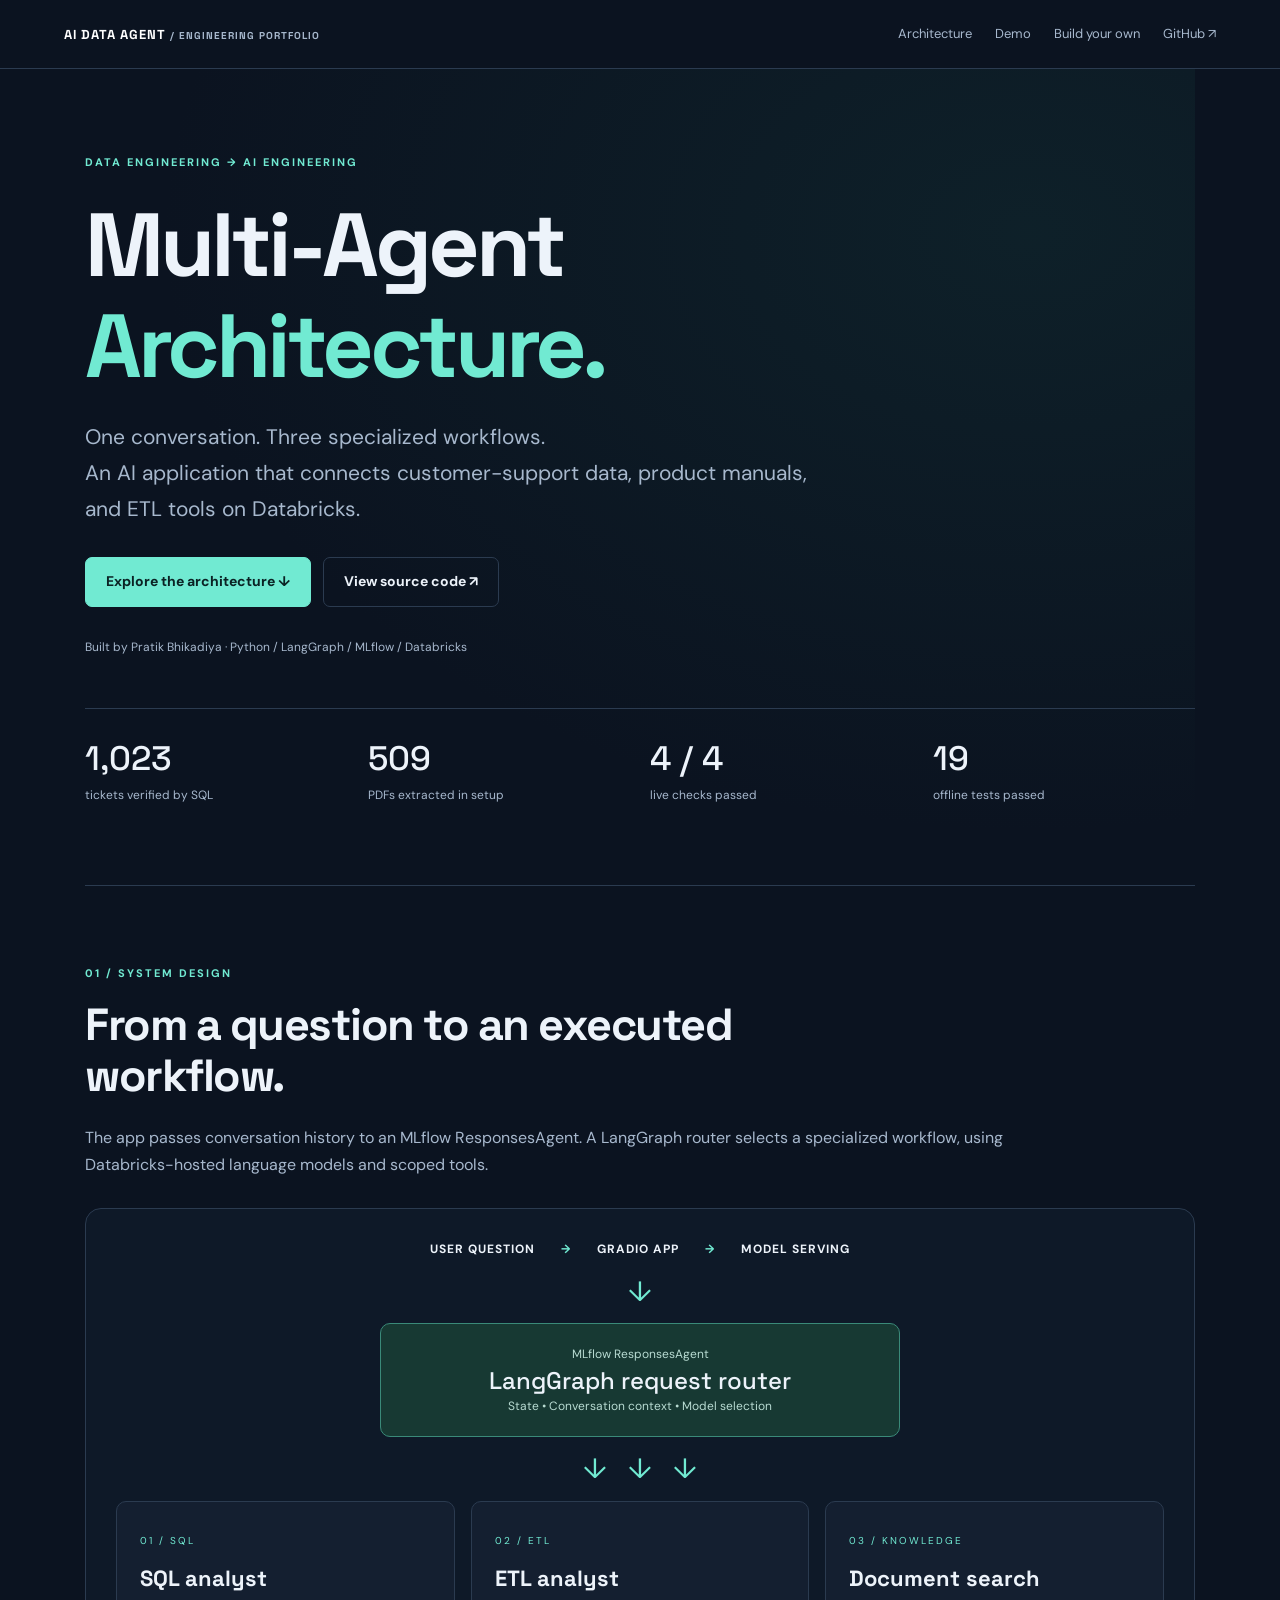
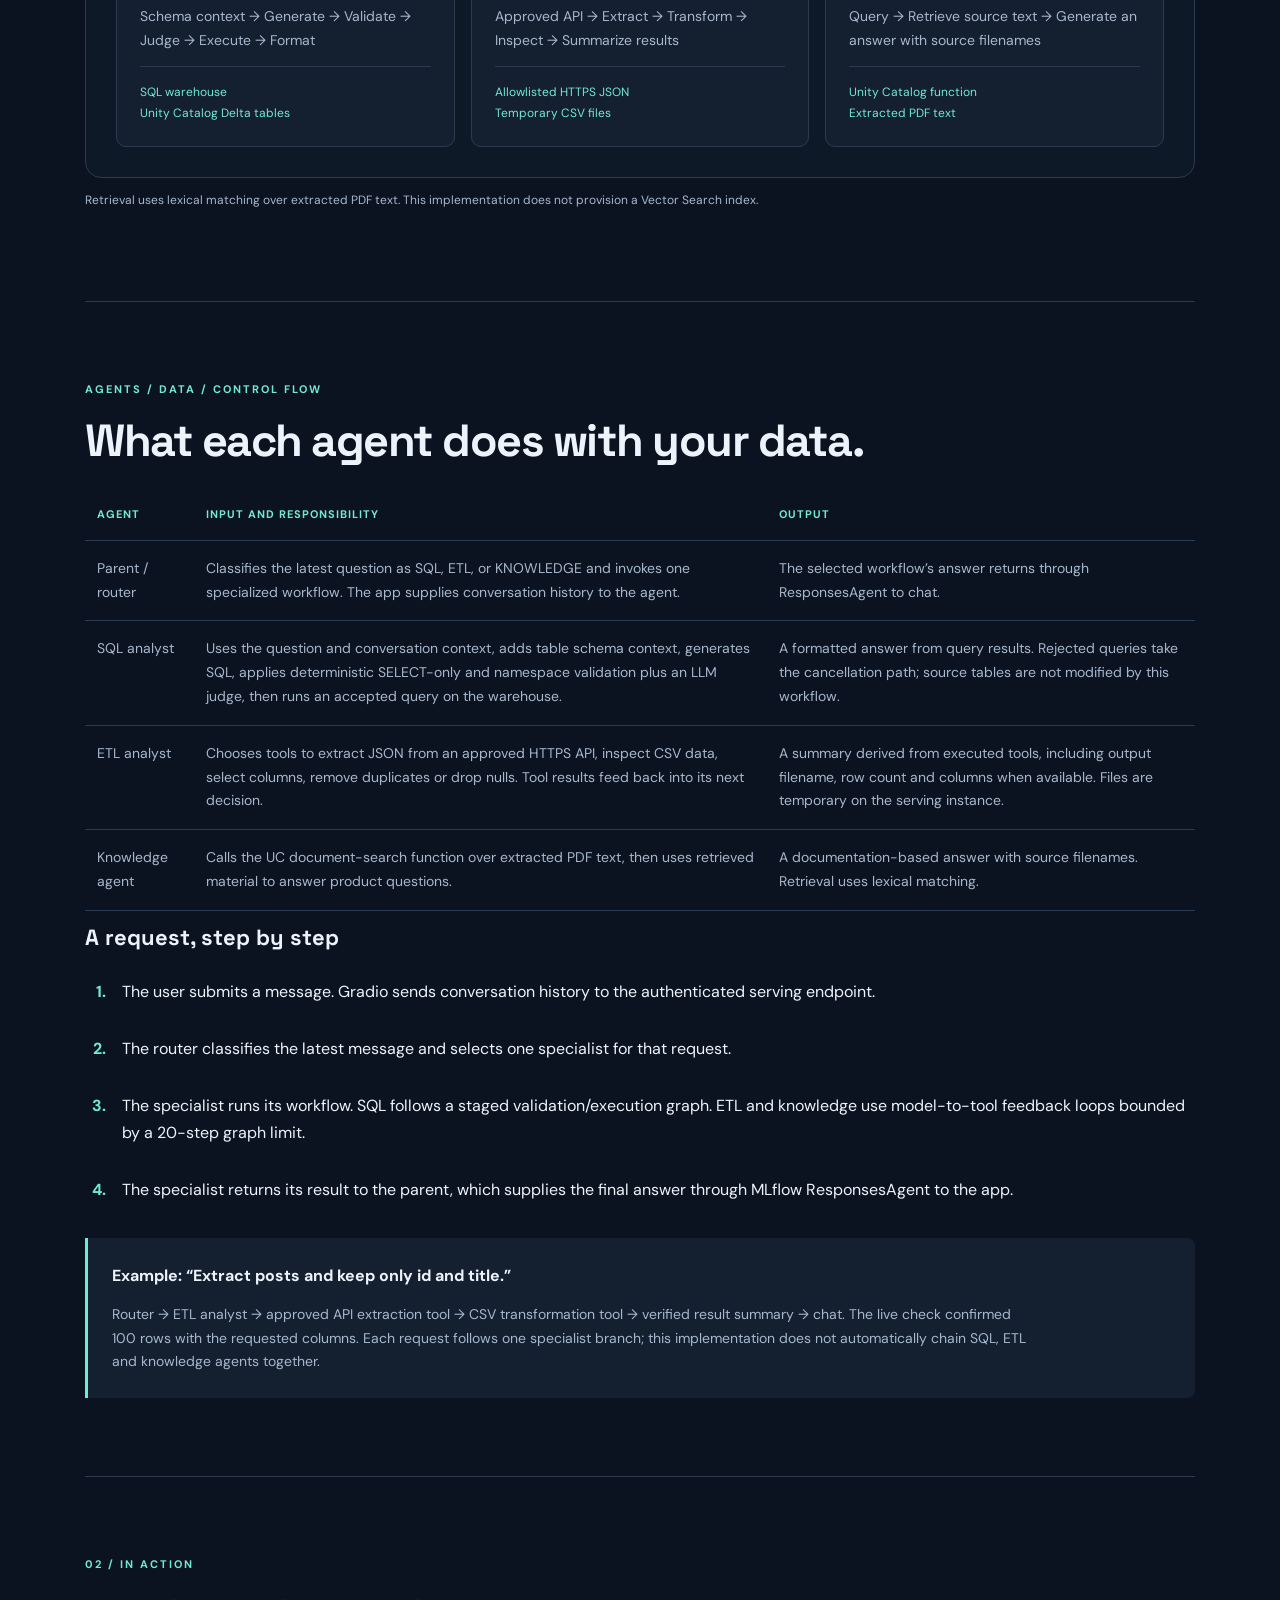
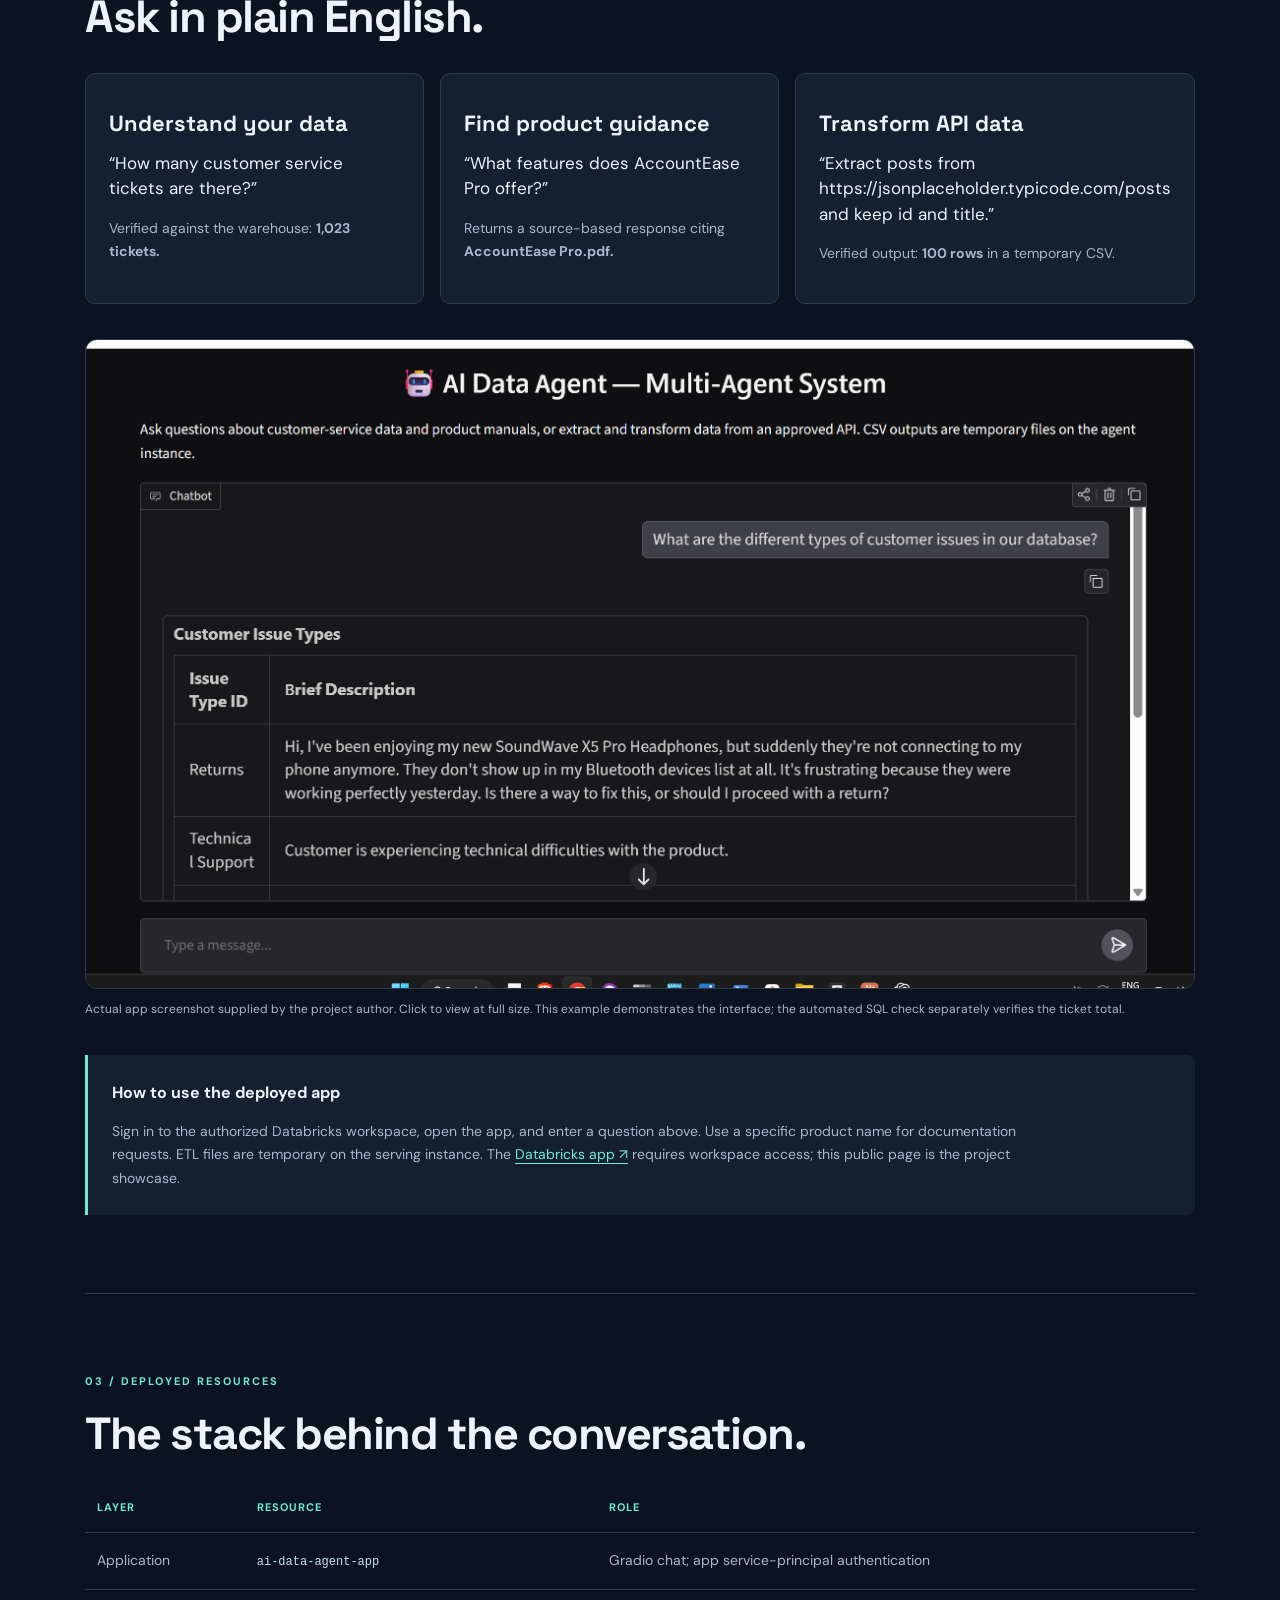
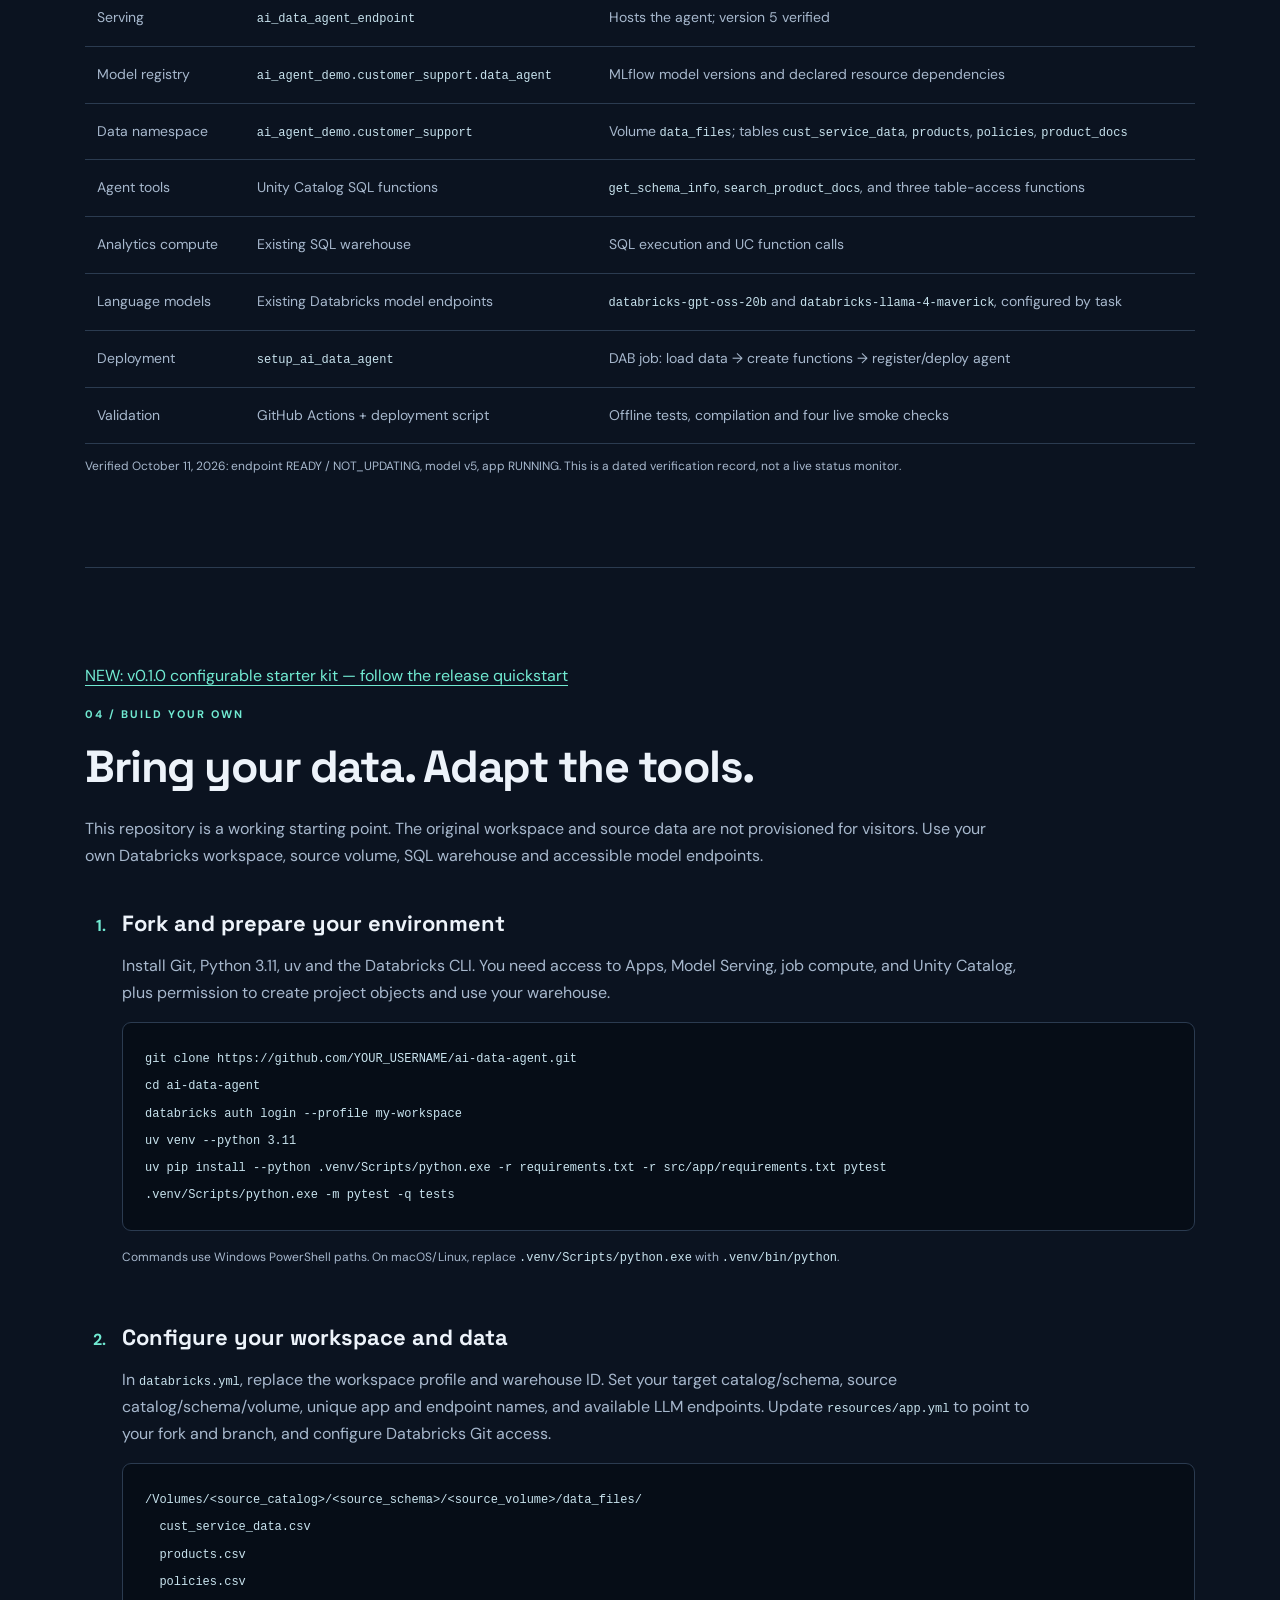
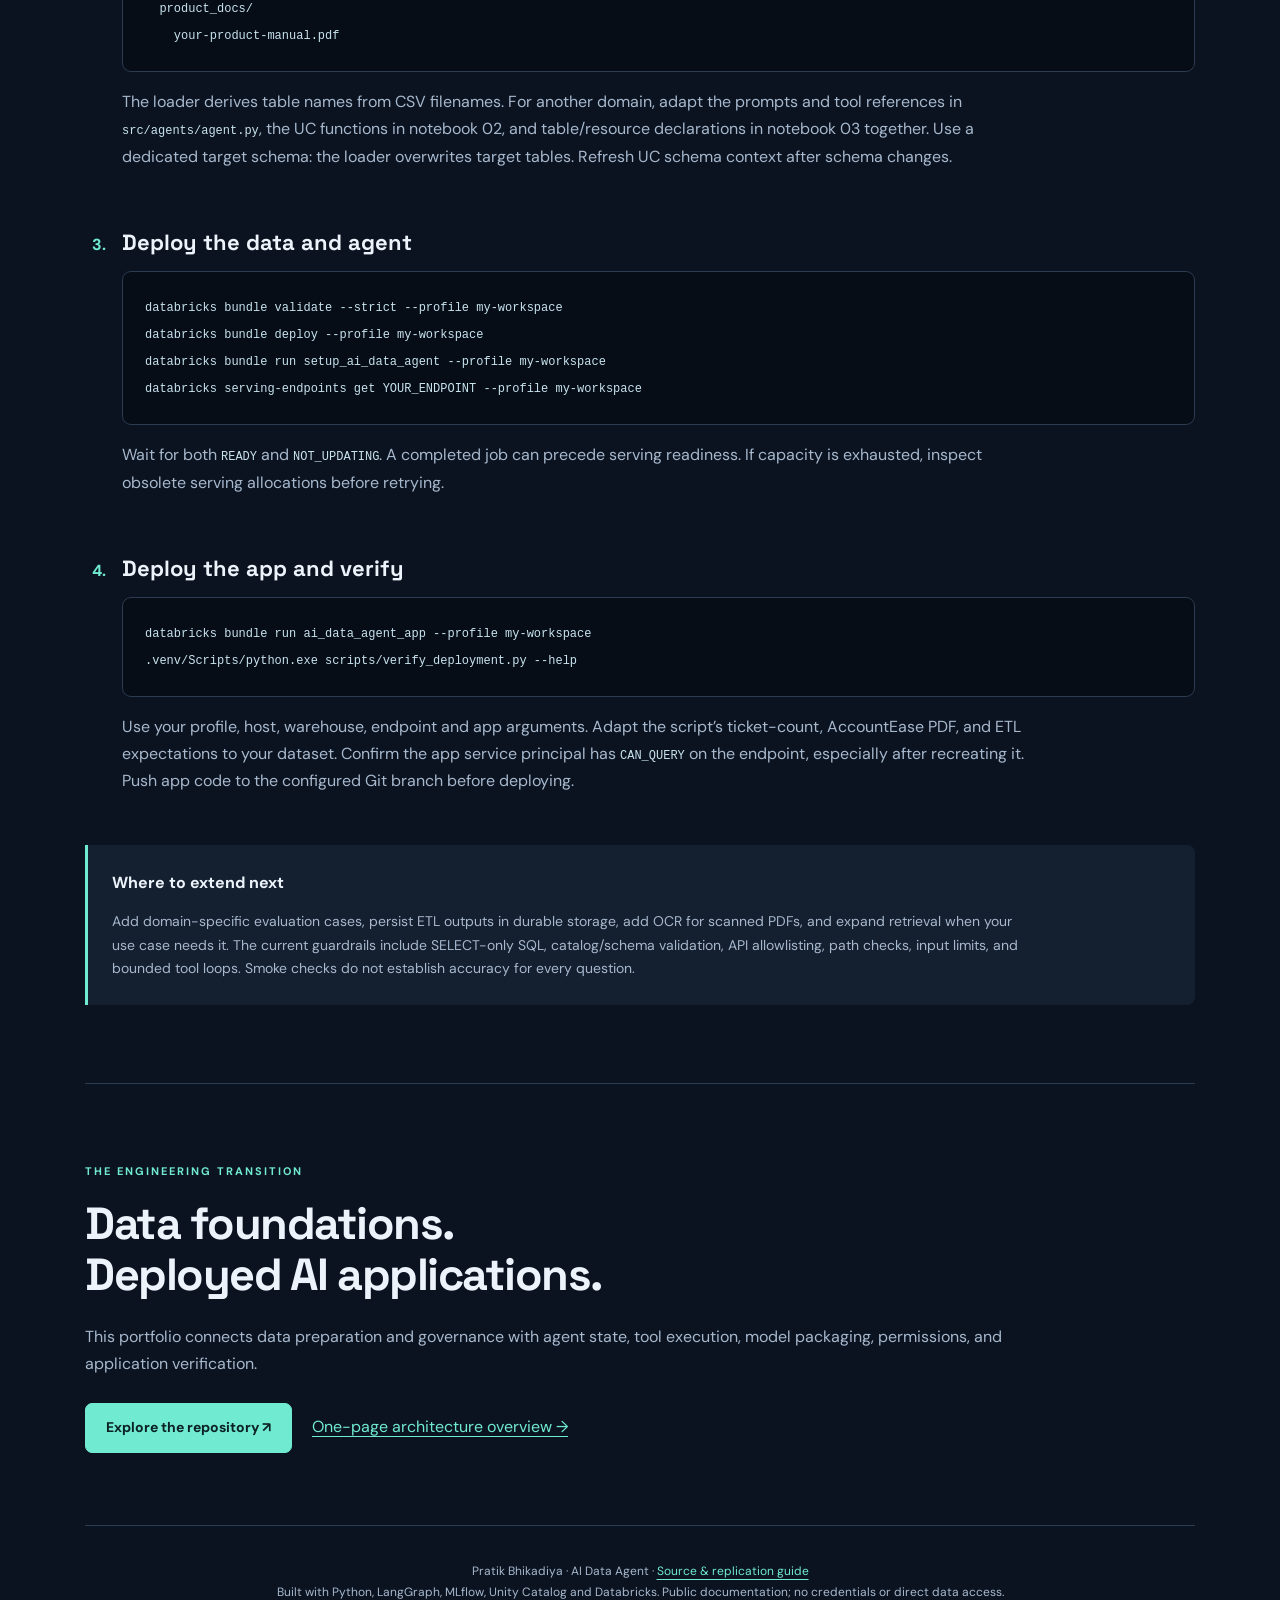
<file: docs/index.html>
<!doctype html>
<html lang="en"><head><meta charset="utf-8"><meta name="viewport" content="width=device-width,initial-scale=1"><meta name="description" content="A deployed Databricks multi-agent architecture: SQL analytics, document retrieval and bounded ETL. Explore the architecture and replicate the project."><title>Multi-Agent Architecture | AI Data Agent</title><link rel="stylesheet" href="site.css"></head>
<body><header><a class="brand" href="#">AI DATA AGENT<span> / ENGINEERING PORTFOLIO</span></a><nav aria-label="Main"><a href="#architecture">Architecture</a><a href="#demo">Demo</a><a href="#replicate">Build your own</a><a href="https://github.com/Pratik2895/ai-data-agent">GitHub ↗</a></nav></header>
<main><section class="hero"><div class="eyebrow">DATA ENGINEERING → AI ENGINEERING</div><h1>Multi-Agent<br><em>Architecture.</em></h1><p class="intro">One conversation. Three specialized workflows.<br>An AI application that connects customer-support data, product manuals, and ETL tools on Databricks.</p><div class="buttons"><a class="button" href="#architecture">Explore the architecture ↓</a><a class="button secondary" href="https://github.com/Pratik2895/ai-data-agent">View source code ↗</a></div><p class="caption">Built by Pratik Bhikadiya · Python / LangGraph / MLflow / Databricks</p><div class="stats"><div><b>1,023</b><span>tickets verified by SQL</span></div><div><b>509</b><span>PDFs extracted in setup</span></div><div><b>4 / 4</b><span>live checks passed</span></div><div><b>19</b><span>offline tests passed</span></div></div></section>
<section id="architecture"><div class="eyebrow">01 / SYSTEM DESIGN</div><h2>From a question to an executed workflow.</h2><p>The app passes conversation history to an MLflow ResponsesAgent. A LangGraph router selects a specialized workflow, using Databricks-hosted language models and scoped tools.</p><div class="diagram" role="img" aria-label="User connects to Gradio, then Model Serving and the LangGraph router. The router selects SQL, ETL or document search, each connected to its data tools."><div class="rail">USER QUESTION <span>→</span> GRADIO APP <span>→</span> MODEL SERVING</div><div class="connector">↓</div><div class="router"><small>MLflow ResponsesAgent</small><strong>LangGraph request router</strong><span>State • Conversation context • Model selection</span></div><div class="connector">↓ &nbsp; ↓ &nbsp; ↓</div><div class="cards"><article><span class="tag">01 / SQL</span><h3>SQL analyst</h3><p>Schema context → Generate → Validate → Judge → Execute → Format</p><div class="destination">SQL warehouse<br>Unity Catalog Delta tables</div></article><article><span class="tag">02 / ETL</span><h3>ETL analyst</h3><p>Approved API → Extract → Transform → Inspect → Summarize results</p><div class="destination">Allowlisted HTTPS JSON<br>Temporary CSV files</div></article><article><span class="tag">03 / KNOWLEDGE</span><h3>Document search</h3><p>Query → Retrieve source text → Generate an answer with source filenames</p><div class="destination">Unity Catalog function<br>Extracted PDF text</div></article></div></div><p class="caption">Retrieval uses lexical matching over extracted PDF text. This implementation does not provision a Vector Search index.</p></section>
<section id="orchestration"><div class="eyebrow">AGENTS / DATA / CONTROL FLOW</div><h2>What each agent does with your data.</h2><div class="table-wrap"><table><thead><tr><th>Agent</th><th>Input and responsibility</th><th>Output</th></tr></thead><tbody><tr><td>Parent / router</td><td>Classifies the latest question as SQL, ETL, or KNOWLEDGE and invokes one specialized workflow. The app supplies conversation history to the agent.</td><td>The selected workflow’s answer returns through ResponsesAgent to chat.</td></tr><tr><td>SQL analyst</td><td>Uses the question and conversation context, adds table schema context, generates SQL, applies deterministic SELECT-only and namespace validation plus an LLM judge, then runs an accepted query on the warehouse.</td><td>A formatted answer from query results. Rejected queries take the cancellation path; source tables are not modified by this workflow.</td></tr><tr><td>ETL analyst</td><td>Chooses tools to extract JSON from an approved HTTPS API, inspect CSV data, select columns, remove duplicates or drop nulls. Tool results feed back into its next decision.</td><td>A summary derived from executed tools, including output filename, row count and columns when available. Files are temporary on the serving instance.</td></tr><tr><td>Knowledge agent</td><td>Calls the UC document-search function over extracted PDF text, then uses retrieved material to answer product questions.</td><td>A documentation-based answer with source filenames. Retrieval uses lexical matching.</td></tr></tbody></table></div><h3>A request, step by step</h3><ol class="steps"><li>The user submits a message. Gradio sends conversation history to the authenticated serving endpoint.</li><li>The router classifies the latest message and selects one specialist for that request.</li><li>The specialist runs its workflow. SQL follows a staged validation/execution graph. ETL and knowledge use model-to-tool feedback loops bounded by a 20-step graph limit.</li><li>The specialist returns its result to the parent, which supplies the final answer through MLflow ResponsesAgent to the app.</li></ol><div class="note"><b>Example: “Extract posts and keep only id and title.”</b><p>Router → ETL analyst → approved API extraction tool → CSV transformation tool → verified result summary → chat. The live check confirmed 100 rows with the requested columns. Each request follows one specialist branch; this implementation does not automatically chain SQL, ETL and knowledge agents together.</p></div></section>
<section id="demo"><div class="eyebrow">02 / IN ACTION</div><h2>Ask in plain English.</h2><div class="cards prompts"><article><h3>Understand your data</h3><blockquote>“How many customer service tickets are there?”</blockquote><p>Verified against the warehouse: <strong>1,023 tickets.</strong></p></article><article><h3>Find product guidance</h3><blockquote>“What features does AccountEase Pro offer?”</blockquote><p>Returns a source-based response citing <strong>AccountEase Pro.pdf.</strong></p></article><article><h3>Transform API data</h3><blockquote>“Extract posts from https://jsonplaceholder.typicode.com/posts and keep id and title.”</blockquote><p>Verified output: <strong>100 rows</strong> in a temporary CSV.</p></article></div><figure><a href="assets/customer-issues.png"><img src="assets/customer-issues.png" alt="Actual Gradio app answering a customer issue types question with a table of Returns, Technical Support and other categories" loading="lazy" width="2251" height="1317"></a><figcaption>Actual app screenshot supplied by the project author. Click to view at full size. This example demonstrates the interface; the automated SQL check separately verifies the ticket total.</figcaption></figure><div class="note"><b>How to use the deployed app</b><p>Sign in to the authorized Databricks workspace, open the app, and enter a question above. Use a specific product name for documentation requests. ETL files are temporary on the serving instance. The <a href="https://ai-data-agent-app-2936554105140719.aws.databricksapps.com">Databricks app ↗</a> requires workspace access; this public page is the project showcase.</p></div></section>
<section id="resources"><div class="eyebrow">03 / DEPLOYED RESOURCES</div><h2>The stack behind the conversation.</h2><div class="table-wrap"><table><thead><tr><th>Layer</th><th>Resource</th><th>Role</th></tr></thead><tbody><tr><td>Application</td><td><code>ai-data-agent-app</code></td><td>Gradio chat; app service-principal authentication</td></tr><tr><td>Serving</td><td><code>ai_data_agent_endpoint</code></td><td>Hosts the agent; version 5 verified</td></tr><tr><td>Model registry</td><td><code>ai_agent_demo.customer_support.data_agent</code></td><td>MLflow model versions and declared resource dependencies</td></tr><tr><td>Data namespace</td><td><code>ai_agent_demo.customer_support</code></td><td>Volume <code>data_files</code>; tables <code>cust_service_data</code>, <code>products</code>, <code>policies</code>, <code>product_docs</code></td></tr><tr><td>Agent tools</td><td>Unity Catalog SQL functions</td><td><code>get_schema_info</code>, <code>search_product_docs</code>, and three table-access functions</td></tr><tr><td>Analytics compute</td><td>Existing SQL warehouse</td><td>SQL execution and UC function calls</td></tr><tr><td>Language models</td><td>Existing Databricks model endpoints</td><td><code>databricks-gpt-oss-20b</code> and <code>databricks-llama-4-maverick</code>, configured by task</td></tr><tr><td>Deployment</td><td><code>setup_ai_data_agent</code></td><td>DAB job: load data → create functions → register/deploy agent</td></tr><tr><td>Validation</td><td>GitHub Actions + deployment script</td><td>Offline tests, compilation and four live smoke checks</td></tr></tbody></table></div><p class="caption">Verified October 11, 2026: endpoint READY / NOT_UPDATING, model v5, app RUNNING. This is a dated verification record, not a live status monitor.</p></section>
<section id="replicate"><p><a href="quickstart.html">NEW: v0.1.0 configurable starter kit — follow the release quickstart</a></p><div class="eyebrow">04 / BUILD YOUR OWN</div><h2>Bring your data. Adapt the tools.</h2><p>This repository is a working starting point. The original workspace and source data are not provisioned for visitors. Use your own Databricks workspace, source volume, SQL warehouse and accessible model endpoints.</p><ol class="steps"><li><h3>Fork and prepare your environment</h3><p>Install Git, Python 3.11, uv and the Databricks CLI. You need access to Apps, Model Serving, job compute, and Unity Catalog, plus permission to create project objects and use your warehouse.</p><pre><code>git clone https://github.com/YOUR_USERNAME/ai-data-agent.git
cd ai-data-agent
databricks auth login --profile my-workspace
uv venv --python 3.11
uv pip install --python .venv/Scripts/python.exe -r requirements.txt -r src/app/requirements.txt pytest
.venv/Scripts/python.exe -m pytest -q tests</code></pre><p class="caption">Commands use Windows PowerShell paths. On macOS/Linux, replace <code>.venv/Scripts/python.exe</code> with <code>.venv/bin/python</code>.</p></li><li><h3>Configure your workspace and data</h3><p>In <code>databricks.yml</code>, replace the workspace profile and warehouse ID. Set your target catalog/schema, source catalog/schema/volume, unique app and endpoint names, and available LLM endpoints. Update <code>resources/app.yml</code> to point to your fork and branch, and configure Databricks Git access.</p><pre><code>/Volumes/&lt;source_catalog&gt;/&lt;source_schema&gt;/&lt;source_volume&gt;/data_files/
  cust_service_data.csv
  products.csv
  policies.csv
  product_docs/
    your-product-manual.pdf</code></pre><p>The loader derives table names from CSV filenames. For another domain, adapt the prompts and tool references in <code>src/agents/agent.py</code>, the UC functions in notebook 02, and table/resource declarations in notebook 03 together. Use a dedicated target schema: the loader overwrites target tables. Refresh UC schema context after schema changes.</p></li><li><h3>Deploy the data and agent</h3><pre><code>databricks bundle validate --strict --profile my-workspace
databricks bundle deploy --profile my-workspace
databricks bundle run setup_ai_data_agent --profile my-workspace
databricks serving-endpoints get YOUR_ENDPOINT --profile my-workspace</code></pre><p>Wait for both <code>READY</code> and <code>NOT_UPDATING</code>. A completed job can precede serving readiness. If capacity is exhausted, inspect obsolete serving allocations before retrying.</p></li><li><h3>Deploy the app and verify</h3><pre><code>databricks bundle run ai_data_agent_app --profile my-workspace
.venv/Scripts/python.exe scripts/verify_deployment.py --help</code></pre><p>Use your profile, host, warehouse, endpoint and app arguments. Adapt the script’s ticket-count, AccountEase PDF, and ETL expectations to your dataset. Confirm the app service principal has <code>CAN_QUERY</code> on the endpoint, especially after recreating it. Push app code to the configured Git branch before deploying.</p></li></ol><div class="note"><b>Where to extend next</b><p>Add domain-specific evaluation cases, persist ETL outputs in durable storage, add OCR for scanned PDFs, and expand retrieval when your use case needs it. The current guardrails include SELECT-only SQL, catalog/schema validation, API allowlisting, path checks, input limits, and bounded tool loops. Smoke checks do not establish accuracy for every question.</p></div></section>
<section class="closing"><div class="eyebrow">THE ENGINEERING TRANSITION</div><h2>Data foundations.<br>Deployed AI applications.</h2><p>This portfolio connects data preparation and governance with agent state, tool execution, model packaging, permissions, and application verification.</p><a class="button" href="https://github.com/Pratik2895/ai-data-agent">Explore the repository ↗</a><a class="text-link" href="architecture-one-page.html">One-page architecture overview →</a></section></main><footer>Pratik Bhikadiya · AI Data Agent · <a href="https://github.com/Pratik2895/ai-data-agent">Source & replication guide</a><br>Built with Python, LangGraph, MLflow, Unity Catalog and Databricks. Public documentation; no credentials or direct data access.</footer></body></html>
</file>
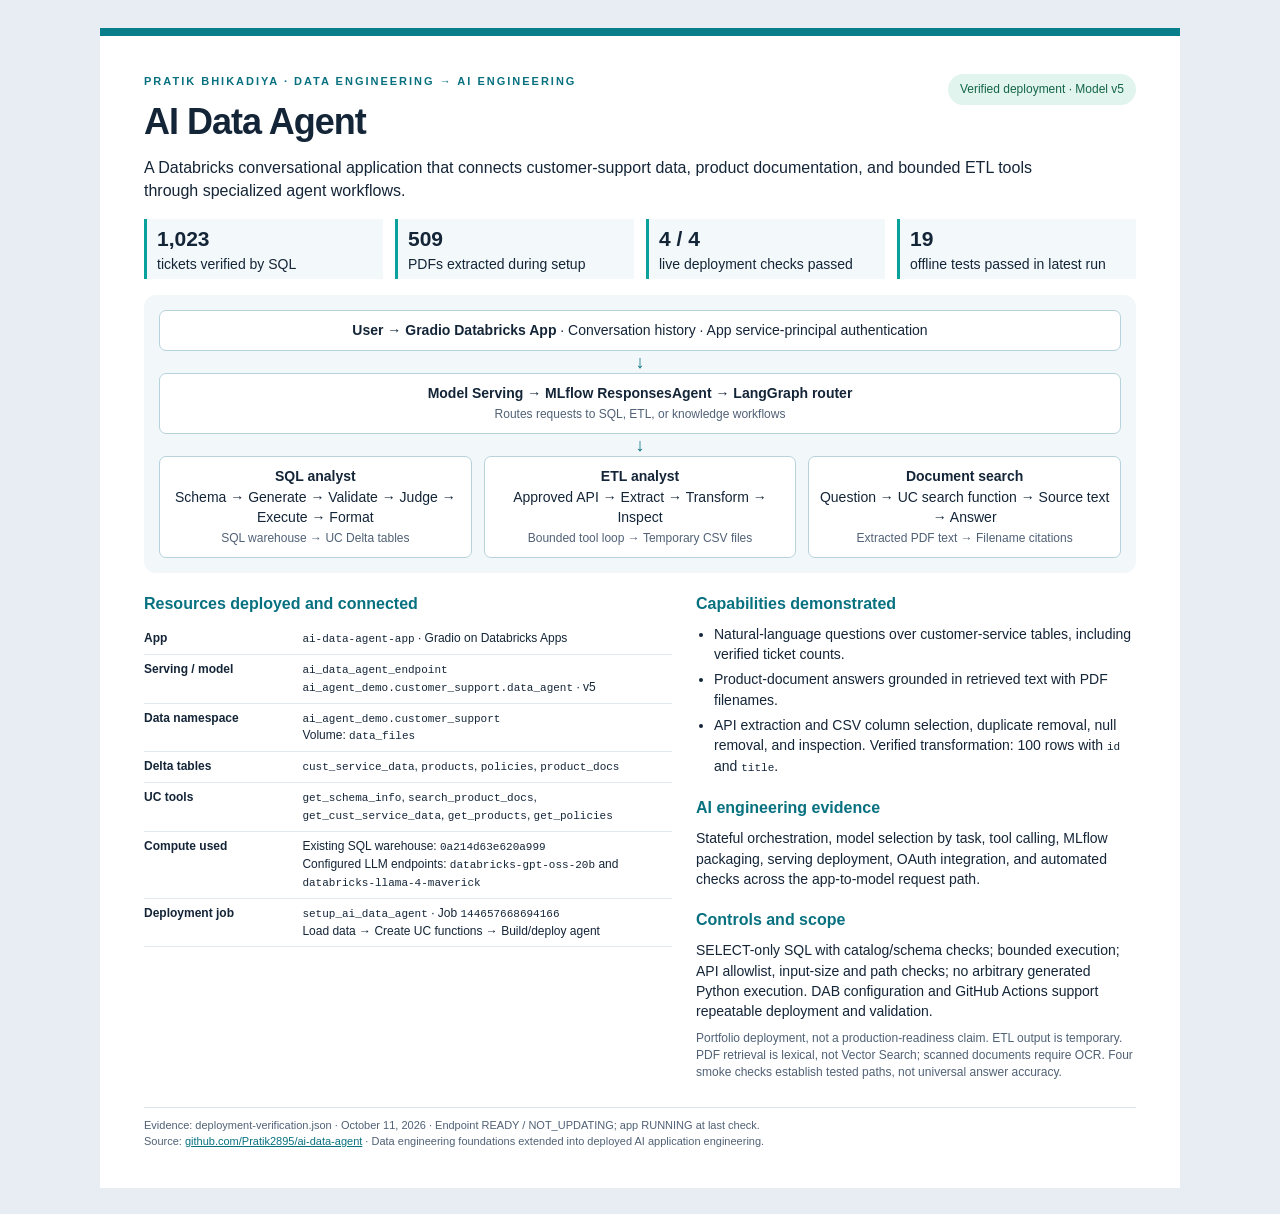
<file: docs/architecture-one-page.html>
<!doctype html>
<html lang="en"><head><meta charset="utf-8"><meta name="viewport" content="width=device-width,initial-scale=1"><title>AI Data Agent — Architecture</title>
<style>
*{box-sizing:border-box}body{margin:0;background:#e8edf3;color:#142538;font:14px/1.45 Arial,sans-serif}.page{max-width:1080px;margin:28px auto;background:white;padding:38px 44px;border-top:8px solid #087e8b}h1{font-size:36px;letter-spacing:-1px;margin:6px 0}h2{font-size:16px;margin:19px 0 9px;color:#087180}p{margin:8px 0}.eyebrow{font-size:11px;font-weight:bold;letter-spacing:2px;color:#087180}.lead{font-size:16px;max-width:890px}.badge{float:right;background:#e1f4ed;color:#146649;padding:7px 12px;border-radius:20px;font-size:12px}.flow{text-align:center;background:#f2f7fa;padding:15px;border-radius:12px}.node{padding:9px;background:white;border:1px solid #b6d3dc;border-radius:7px}.arrow{color:#087180;font-size:18px;line-height:1.25}.branches,.cols,.metrics{display:grid;gap:12px}.branches{grid-template-columns:repeat(3,1fr)}.cols{grid-template-columns:1.2fr 1fr;gap:24px}.metrics{grid-template-columns:repeat(4,1fr);margin:16px 0}.metric{border-left:3px solid #09a19c;padding:5px 10px;background:#f3f8fa}.metric strong{display:block;font-size:21px}.small{font-size:12px;color:#506176}table{border-collapse:collapse;width:100%;font-size:12px}td{padding:6px 0;border-bottom:1px solid #e2e9ee;vertical-align:top}td:first-child{font-weight:bold;width:30%;padding-right:10px}code{font-size:11px;overflow-wrap:anywhere}ul{padding-left:18px;margin:6px 0}li{margin:5px 0}footer{margin-top:17px;padding-top:10px;border-top:1px solid #dce4ea;font-size:11px;color:#506176}a{color:#087180}@page{size:A4 landscape;margin:9mm}@media print{body{background:white;font-size:11px}.page{margin:0;max-width:none;padding:13px 20px;border-top-width:5px}h1{font-size:29px}h2{margin:12px 0 5px;font-size:14px}.lead{font-size:12px}.flow{padding:9px}.node{padding:6px}.metrics{margin:10px 0}.metric strong{font-size:18px}td{padding:4px 0}footer{margin-top:10px}.small,table{font-size:10px}}@media(max-width:700px){.page{margin:0;padding:22px}.cols,.branches{grid-template-columns:1fr}.metrics{grid-template-columns:1fr 1fr}.badge{float:none;display:inline-block}}
</style></head><body><main class="page">
<span class="badge">Verified deployment · Model v5</span><div class="eyebrow">PRATIK BHIKADIYA · DATA ENGINEERING → AI ENGINEERING</div>
<h1>AI Data Agent</h1><p class="lead">A Databricks conversational application that connects customer-support data, product documentation, and bounded ETL tools through specialized agent workflows.</p>
<div class="metrics"><div class="metric"><strong>1,023</strong>tickets verified by SQL</div><div class="metric"><strong>509</strong>PDFs extracted during setup</div><div class="metric"><strong>4 / 4</strong>live deployment checks passed</div><div class="metric"><strong>19</strong>offline tests passed in latest run</div></div>
<div class="flow"><div class="node"><b>User → Gradio Databricks App</b> · Conversation history · App service-principal authentication</div><div class="arrow">↓</div><div class="node"><b>Model Serving → MLflow ResponsesAgent → LangGraph router</b><br><span class="small">Routes requests to SQL, ETL, or knowledge workflows</span></div><div class="arrow">↓</div><div class="branches"><div class="node"><b>SQL analyst</b><br>Schema → Generate → Validate → Judge → Execute → Format<br><span class="small">SQL warehouse → UC Delta tables</span></div><div class="node"><b>ETL analyst</b><br>Approved API → Extract → Transform → Inspect<br><span class="small">Bounded tool loop → Temporary CSV files</span></div><div class="node"><b>Document search</b><br>Question → UC search function → Source text → Answer<br><span class="small">Extracted PDF text → Filename citations</span></div></div></div>
<div class="cols"><section><h2>Resources deployed and connected</h2><table>
<tr><td>App</td><td><code>ai-data-agent-app</code> · Gradio on Databricks Apps</td></tr>
<tr><td>Serving / model</td><td><code>ai_data_agent_endpoint</code><br><code>ai_agent_demo.customer_support.data_agent</code> · v5</td></tr>
<tr><td>Data namespace</td><td><code>ai_agent_demo.customer_support</code><br>Volume: <code>data_files</code></td></tr>
<tr><td>Delta tables</td><td><code>cust_service_data</code>, <code>products</code>, <code>policies</code>, <code>product_docs</code></td></tr>
<tr><td>UC tools</td><td><code>get_schema_info</code>, <code>search_product_docs</code>, <code>get_cust_service_data</code>, <code>get_products</code>, <code>get_policies</code></td></tr>
<tr><td>Compute used</td><td>Existing SQL warehouse: <code>0a214d63e620a999</code><br>Configured LLM endpoints: <code>databricks-gpt-oss-20b</code> and <code>databricks-llama-4-maverick</code></td></tr>
<tr><td>Deployment job</td><td><code>setup_ai_data_agent</code> · Job <code>144657668694166</code><br>Load data → Create UC functions → Build/deploy agent</td></tr></table></section>
<section><h2>Capabilities demonstrated</h2><ul><li>Natural-language questions over customer-service tables, including verified ticket counts.</li><li>Product-document answers grounded in retrieved text with PDF filenames.</li><li>API extraction and CSV column selection, duplicate removal, null removal, and inspection. Verified transformation: 100 rows with <code>id</code> and <code>title</code>.</li></ul>
<h2>AI engineering evidence</h2><p>Stateful orchestration, model selection by task, tool calling, MLflow packaging, serving deployment, OAuth integration, and automated checks across the app-to-model request path.</p>
<h2>Controls and scope</h2><p>SELECT-only SQL with catalog/schema checks; bounded execution; API allowlist, input-size and path checks; no arbitrary generated Python execution. DAB configuration and GitHub Actions support repeatable deployment and validation.</p><p class="small">Portfolio deployment, not a production-readiness claim. ETL output is temporary. PDF retrieval is lexical, not Vector Search; scanned documents require OCR. Four smoke checks establish tested paths, not universal answer accuracy.</p></section></div>
<footer>Evidence: deployment-verification.json · October 11, 2026 · Endpoint READY / NOT_UPDATING; app RUNNING at last check.<br>Source: <a href="https://github.com/Pratik2895/ai-data-agent">github.com/Pratik2895/ai-data-agent</a> · Data engineering foundations extended into deployed AI application engineering.</footer>
</main></body></html>
</file>
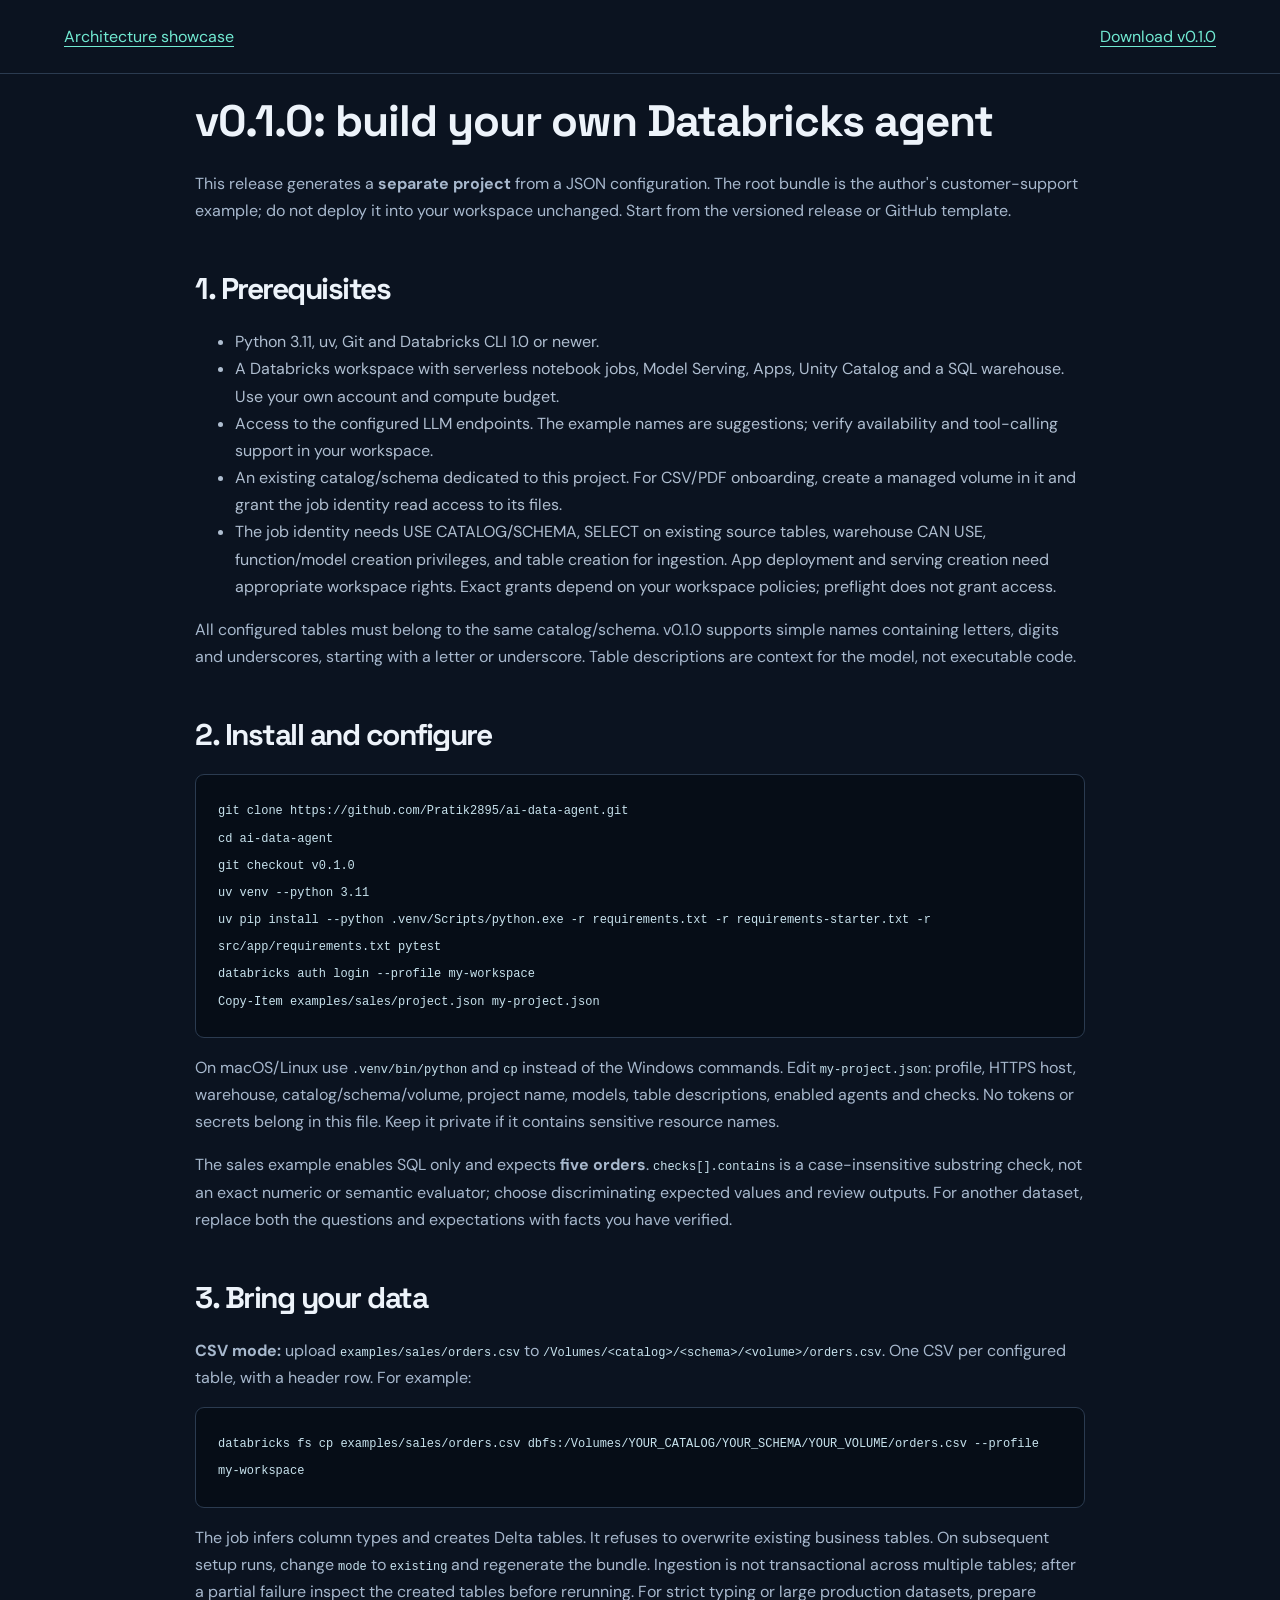
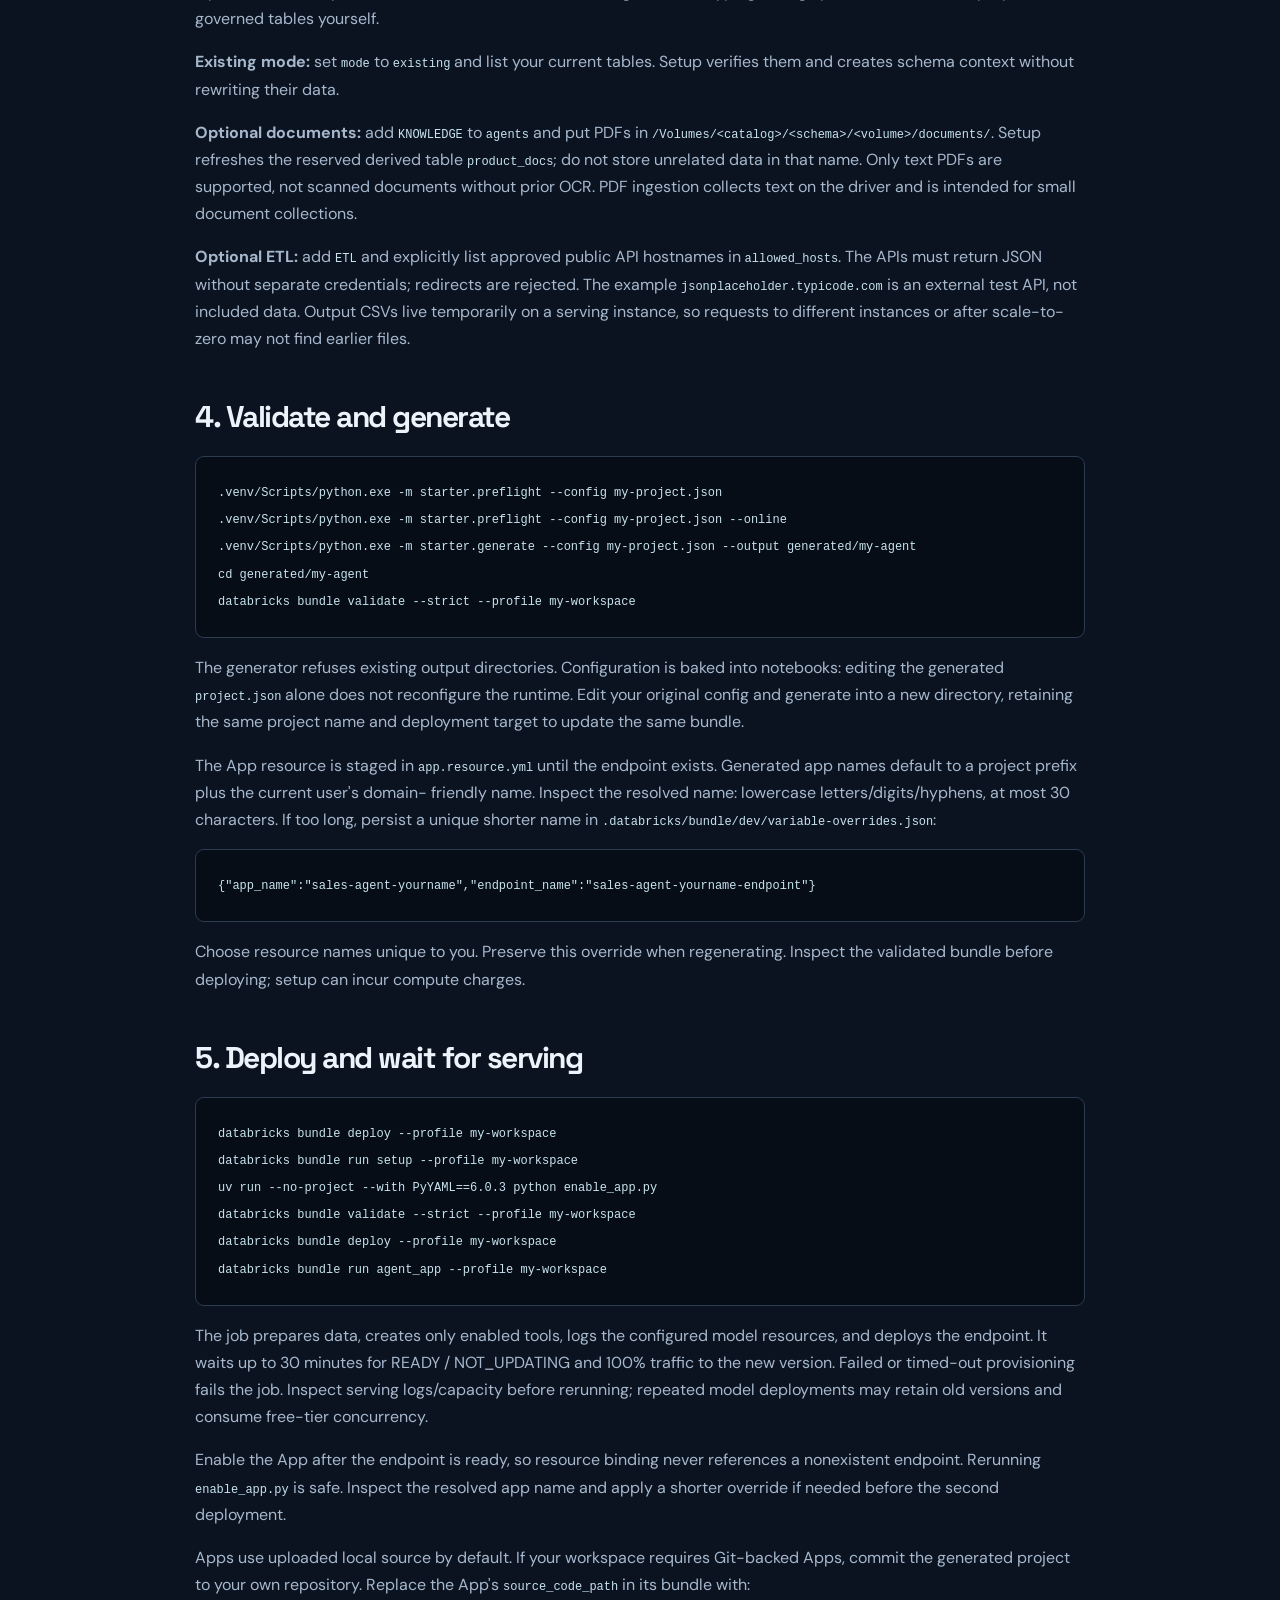
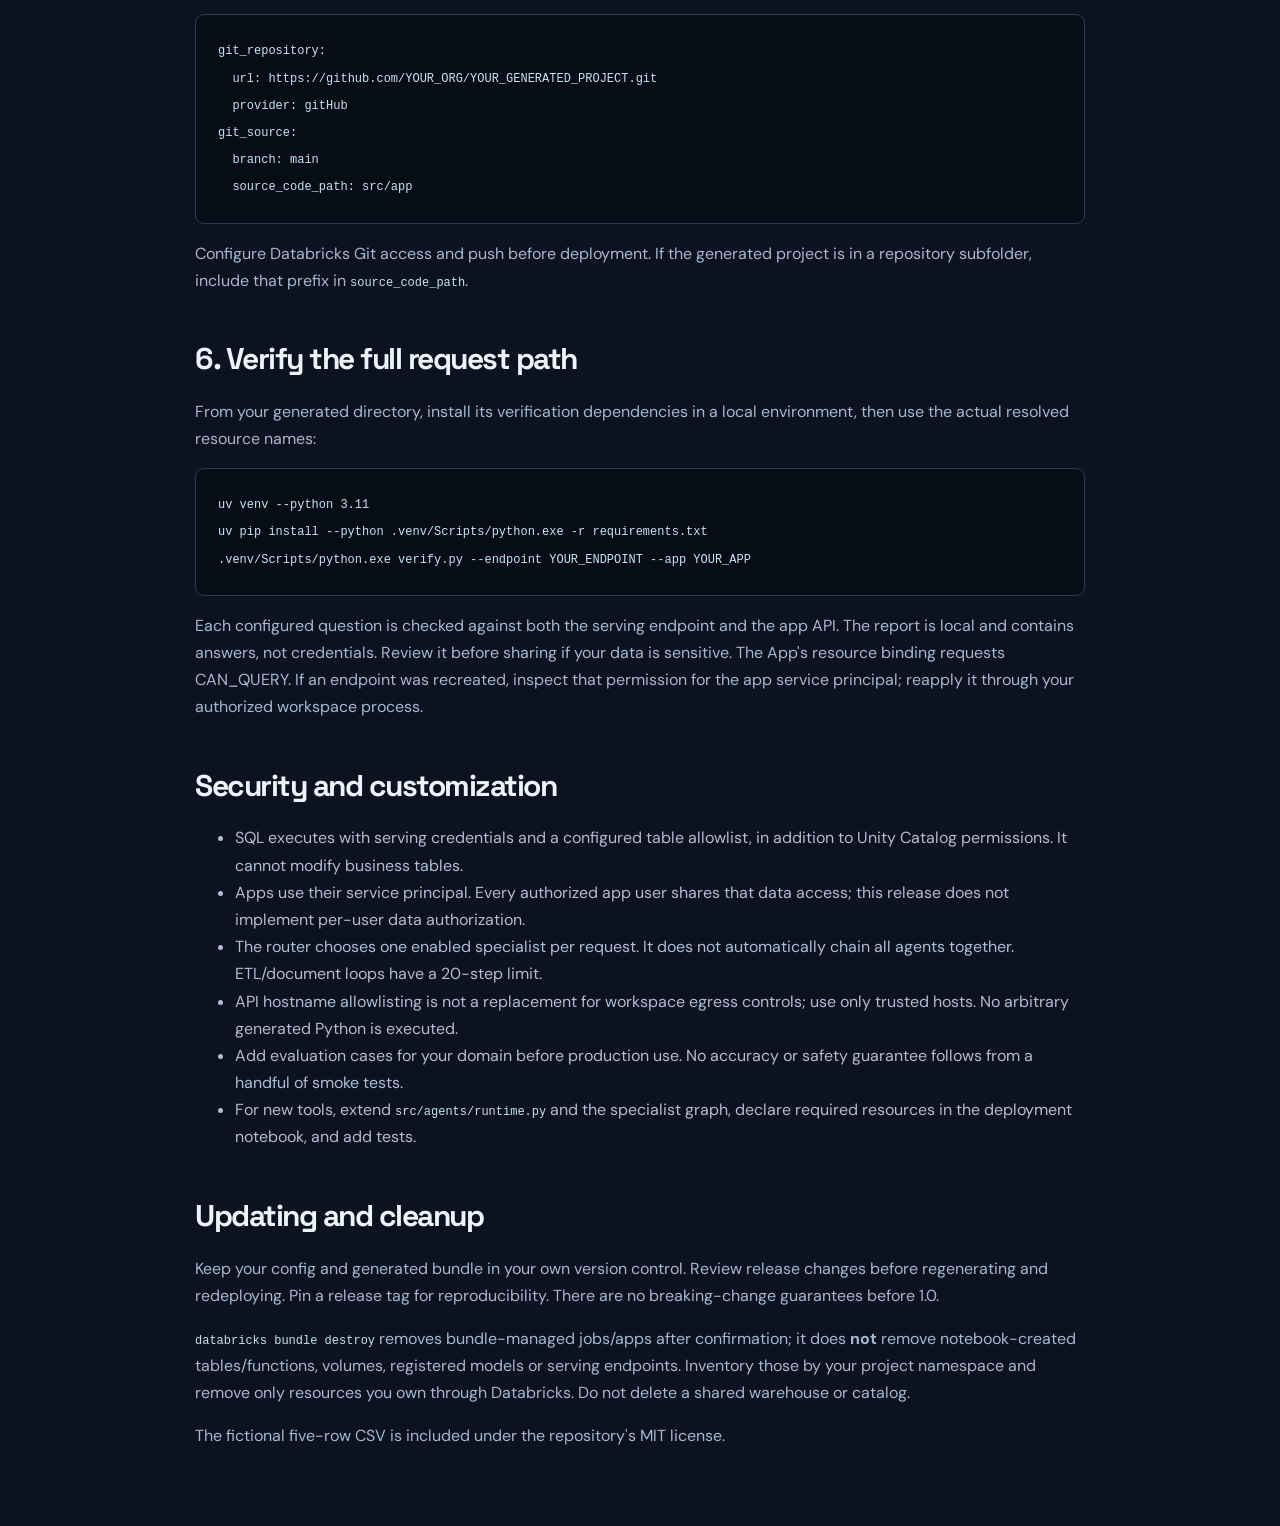
<file: docs/quickstart.html>
<!doctype html><html lang="en"><head><meta charset="utf-8"><meta name="viewport" content="width=device-width,initial-scale=1"><title>v0.1.0 Starter Kit — Quickstart</title><link rel="stylesheet" href="site.css"><style>main{max-width:960px;padding-bottom:60px}h1{font-size:44px;letter-spacing:-1px}h2{font-size:30px;margin-top:48px}li{color:#afbed0}pre,pre code{white-space:pre-wrap}</style></head><body><header><a href="index.html">Architecture showcase</a><a href="https://github.com/Pratik2895/ai-data-agent/releases/tag/v0.1.0">Download v0.1.0</a></header><main><h1>v0.1.0: build your own Databricks agent</h1>
<p>This release generates a <strong>separate project</strong> from a JSON configuration. The root
bundle is the author's customer-support example; do not deploy it into your
workspace unchanged. Start from the versioned release or GitHub template.</p>
<h2>1. Prerequisites</h2>
<ul>
<li>Python 3.11, uv, Git and Databricks CLI 1.0 or newer.</li>
<li>A Databricks workspace with serverless notebook jobs, Model Serving, Apps,
Unity Catalog and a SQL warehouse. Use your own account and compute budget.</li>
<li>Access to the configured LLM endpoints. The example names are suggestions;
verify availability and tool-calling support in your workspace.</li>
<li>An existing catalog/schema dedicated to this project. For CSV/PDF onboarding,
create a managed volume in it and grant the job identity read access to its files.</li>
<li>The job identity needs USE CATALOG/SCHEMA, SELECT on existing source tables,
warehouse CAN USE, function/model creation privileges, and table creation for
ingestion. App deployment and serving creation need appropriate workspace rights.
Exact grants depend on your workspace policies; preflight does not grant access.</li>
</ul>
<p>All configured tables must belong to the same catalog/schema. v0.1.0 supports
simple names containing letters, digits and underscores, starting with a letter
or underscore. Table descriptions are context for the model, not executable code.</p>
<h2>2. Install and configure</h2>
<pre><code class="language-powershell">git clone https://github.com/Pratik2895/ai-data-agent.git
cd ai-data-agent
git checkout v0.1.0
uv venv --python 3.11
uv pip install --python .venv/Scripts/python.exe -r requirements.txt -r requirements-starter.txt -r src/app/requirements.txt pytest
databricks auth login --profile my-workspace
Copy-Item examples/sales/project.json my-project.json
</code></pre>
<p>On macOS/Linux use <code>.venv/bin/python</code> and <code>cp</code> instead of the Windows commands.
Edit <code>my-project.json</code>: profile, HTTPS host, warehouse, catalog/schema/volume,
project name, models, table descriptions, enabled agents and checks. No tokens or
secrets belong in this file. Keep it private if it contains sensitive resource names.</p>
<p>The sales example enables SQL only and expects <strong>five orders</strong>. <code>checks[].contains</code>
is a case-insensitive substring check, not an exact numeric or semantic evaluator;
choose discriminating expected values and review outputs. For another dataset,
replace both the questions and expectations with facts you have verified.</p>
<h2>3. Bring your data</h2>
<p><strong>CSV mode:</strong> upload <code>examples/sales/orders.csv</code> to
<code>/Volumes/&lt;catalog&gt;/&lt;schema&gt;/&lt;volume&gt;/orders.csv</code>. One CSV per configured table,
with a header row. For example:</p>
<pre><code class="language-powershell">databricks fs cp examples/sales/orders.csv dbfs:/Volumes/YOUR_CATALOG/YOUR_SCHEMA/YOUR_VOLUME/orders.csv --profile my-workspace
</code></pre>
<p>The job infers column types and creates Delta tables. It refuses to overwrite
existing business tables. On subsequent setup runs, change <code>mode</code> to <code>existing</code>
and regenerate the bundle. Ingestion is not transactional across multiple tables;
after a partial failure inspect the created tables before rerunning. For strict
typing or large production datasets, prepare governed tables yourself.</p>
<p><strong>Existing mode:</strong> set <code>mode</code> to <code>existing</code> and list your current tables. Setup
verifies them and creates schema context without rewriting their data.</p>
<p><strong>Optional documents:</strong> add <code>KNOWLEDGE</code> to <code>agents</code> and put PDFs in
<code>/Volumes/&lt;catalog&gt;/&lt;schema&gt;/&lt;volume&gt;/documents/</code>. Setup refreshes the reserved
derived table <code>product_docs</code>; do not store unrelated data in that name. Only
text PDFs are supported, not scanned documents without prior OCR. PDF ingestion
collects text on the driver and is intended for small document collections.</p>
<p><strong>Optional ETL:</strong> add <code>ETL</code> and explicitly list approved public API hostnames in
<code>allowed_hosts</code>. The APIs must return JSON without separate credentials; redirects
are rejected. The example <code>jsonplaceholder.typicode.com</code> is an external test API,
not included data. Output CSVs live temporarily on a serving instance, so requests
to different instances or after scale-to-zero may not find earlier files.</p>
<h2>4. Validate and generate</h2>
<pre><code class="language-powershell">.venv/Scripts/python.exe -m starter.preflight --config my-project.json
.venv/Scripts/python.exe -m starter.preflight --config my-project.json --online
.venv/Scripts/python.exe -m starter.generate --config my-project.json --output generated/my-agent
cd generated/my-agent
databricks bundle validate --strict --profile my-workspace
</code></pre>
<p>The generator refuses existing output directories. Configuration is baked into
notebooks: editing the generated <code>project.json</code> alone does not reconfigure the
runtime. Edit your original config and generate into a new directory, retaining
the same project name and deployment target to update the same bundle.</p>
<p>The App resource is staged in <code>app.resource.yml</code> until the endpoint exists.
Generated app names default to a project prefix plus the current user's domain-
friendly name. Inspect the resolved name: lowercase letters/digits/hyphens, at
most 30 characters. If too long, persist a unique shorter name in
<code>.databricks/bundle/dev/variable-overrides.json</code>:</p>
<pre><code class="language-json">{&quot;app_name&quot;:&quot;sales-agent-yourname&quot;,&quot;endpoint_name&quot;:&quot;sales-agent-yourname-endpoint&quot;}
</code></pre>
<p>Choose resource names unique to you. Preserve this override when regenerating.
Inspect the validated bundle before deploying; setup can incur compute charges.</p>
<h2>5. Deploy and wait for serving</h2>
<pre><code class="language-powershell">databricks bundle deploy --profile my-workspace
databricks bundle run setup --profile my-workspace
uv run --no-project --with PyYAML==6.0.3 python enable_app.py
databricks bundle validate --strict --profile my-workspace
databricks bundle deploy --profile my-workspace
databricks bundle run agent_app --profile my-workspace
</code></pre>
<p>The job prepares data, creates only enabled tools, logs the configured model
resources, and deploys the endpoint. It waits up to 30 minutes for READY /
NOT_UPDATING and 100% traffic to the new version. Failed or timed-out provisioning
fails the job. Inspect serving logs/capacity before rerunning; repeated model
deployments may retain old versions and consume free-tier concurrency.</p>
<p>Enable the App after the endpoint is ready, so resource binding never references
a nonexistent endpoint. Rerunning <code>enable_app.py</code> is safe. Inspect the resolved
app name and apply a shorter override if needed before the second deployment.</p>
<p>Apps use uploaded local source by default. If your workspace requires Git-backed
Apps, commit the generated project to your own repository. Replace the App's
<code>source_code_path</code> in its bundle with:</p>
<pre><code class="language-yaml">git_repository:
  url: https://github.com/YOUR_ORG/YOUR_GENERATED_PROJECT.git
  provider: gitHub
git_source:
  branch: main
  source_code_path: src/app
</code></pre>
<p>Configure Databricks Git access and push before deployment. If the generated
project is in a repository subfolder, include that prefix in <code>source_code_path</code>.</p>
<h2>6. Verify the full request path</h2>
<p>From your generated directory, install its verification dependencies in a local
environment, then use the actual resolved resource names:</p>
<pre><code class="language-powershell">uv venv --python 3.11
uv pip install --python .venv/Scripts/python.exe -r requirements.txt
.venv/Scripts/python.exe verify.py --endpoint YOUR_ENDPOINT --app YOUR_APP
</code></pre>
<p>Each configured question is checked against both the serving endpoint and the
app API. The report is local and contains answers, not credentials. Review it
before sharing if your data is sensitive. The App's resource binding requests
CAN_QUERY. If an endpoint was recreated, inspect that permission for the app
service principal; reapply it through your authorized workspace process.</p>
<h2>Security and customization</h2>
<ul>
<li>SQL executes with serving credentials and a configured table allowlist, in
addition to Unity Catalog permissions. It cannot modify business tables.</li>
<li>Apps use their service principal. Every authorized app user shares that data
access; this release does not implement per-user data authorization.</li>
<li>The router chooses one enabled specialist per request. It does not automatically
chain all agents together. ETL/document loops have a 20-step limit.</li>
<li>API hostname allowlisting is not a replacement for workspace egress controls;
use only trusted hosts. No arbitrary generated Python is executed.</li>
<li>Add evaluation cases for your domain before production use. No accuracy or
safety guarantee follows from a handful of smoke tests.</li>
<li>For new tools, extend <code>src/agents/runtime.py</code> and the specialist graph, declare
required resources in the deployment notebook, and add tests.</li>
</ul>
<h2>Updating and cleanup</h2>
<p>Keep your config and generated bundle in your own version control. Review release
changes before regenerating and redeploying. Pin a release tag for reproducibility.
There are no breaking-change guarantees before 1.0.</p>
<p><code>databricks bundle destroy</code> removes bundle-managed jobs/apps after confirmation;
it does <strong>not</strong> remove notebook-created tables/functions, volumes, registered
models or serving endpoints. Inventory those by your project namespace and remove
only resources you own through Databricks. Do not delete a shared warehouse or catalog.</p>
<p>The fictional five-row CSV is included under the repository's MIT license.</p>
</main></body></html>
</file>
<file: docs/site.css>
@import url('https://fonts.googleapis.com/css2?family=DM+Sans:wght@400;500;600;700&family=Space+Grotesk:wght@400;500;600;700&display=swap');
:root{--bg:#0b1320;--card:#141f30;--text:#edf3fa;--muted:#a7b8cd;--accent:#71ead2;--line:#2b3b50}*{box-sizing:border-box}html{scroll-behavior:smooth;scroll-padding-top:90px}body{margin:0;background:var(--bg);color:var(--text);font:16px/1.7 'DM Sans',Arial,sans-serif}a{color:var(--accent);text-underline-offset:4px}header{display:flex;justify-content:space-between;gap:24px;align-items:center;padding:23px 5%;border-bottom:1px solid var(--line)}.brand{font:bold 13px 'Space Grotesk',sans-serif;text-decoration:none;letter-spacing:1px;color:white}.brand span{color:var(--muted);font-size:10px}nav{display:flex;gap:23px}nav a{font-size:13px;color:var(--muted);text-decoration:none}main{max-width:1180px;margin:auto;padding:0 35px}section{padding:78px 0;border-bottom:1px solid var(--line)}.hero{padding-top:84px;background:radial-gradient(ellipse at 85% 20%,#143b3b55,transparent 65%)}.eyebrow{font-size:11px;letter-spacing:2px;font-weight:700;color:var(--accent)}h1,h2,h3{font-family:'Space Grotesk',Arial,sans-serif;line-height:1.13}h1{font-size:clamp(52px,7vw,90px);letter-spacing:-4px;margin:23px 0}h1 em{font-style:normal;color:var(--accent)}h2{font-size:clamp(30px,4vw,45px);letter-spacing:-1.5px;max-width:800px;margin:18px 0 22px}h3{font-size:22px;margin:14px 0}p{color:var(--muted);max-width:920px}.intro{font-size:21px;max-width:750px}.buttons{display:flex;gap:12px;flex-wrap:wrap;margin:30px 0}.button{display:inline-block;background:var(--accent);color:#0b2224;border:1px solid var(--accent);border-radius:7px;padding:12px 20px;font-weight:700;text-decoration:none;font-size:14px}.secondary{background:transparent;color:var(--text);border-color:var(--line)}.caption,figcaption{font-size:12px;color:var(--muted)}.stats{display:grid;grid-template-columns:repeat(4,1fr);gap:20px;margin-top:50px;border-top:1px solid var(--line);padding-top:28px}.stats b{display:block;font:500 34px 'Space Grotesk',sans-serif}.stats span{font-size:12px;color:var(--muted)}.diagram{background:#0e1928;border:1px solid var(--line);padding:30px;border-radius:16px;margin-top:30px}.rail{text-align:center;font-size:12px;font-weight:bold;letter-spacing:1px}.rail span{color:var(--accent);margin:0 22px}.connector{text-align:center;color:var(--accent);font-size:28px;padding:8px}.router{max-width:520px;margin:auto;display:flex;flex-direction:column;text-align:center;background:#173933;border:1px solid #3a8a79;padding:20px;border-radius:10px}.router strong{font:500 24px 'Space Grotesk',sans-serif}.router small,.router span{color:#b8dbd2;font-size:12px}.cards{display:grid;grid-template-columns:repeat(3,1fr);gap:16px}.cards article{background:var(--card);padding:23px;border:1px solid var(--line);border-radius:10px}.cards p{font-size:14px}.tag{color:var(--accent);font-size:10px;letter-spacing:2px}.destination{border-top:1px solid var(--line);padding-top:15px;font-size:12px;color:var(--accent)}blockquote{margin:15px 0;font-size:17px;line-height:1.5}.prompts{margin:30px 0}figure{margin:35px 0}figure img{width:100%;height:auto;display:block;border:1px solid var(--line);border-radius:12px}figcaption{margin-top:10px}.note{padding:24px;border-left:3px solid var(--accent);background:var(--card);border-radius:0 8px 8px 0}.note p{margin-bottom:0;font-size:14px}.table-wrap{overflow:auto}table{width:100%;border-collapse:collapse;font-size:14px;text-align:left}th{color:var(--accent);font-size:11px;text-transform:uppercase;letter-spacing:1px}td,th{padding:16px 12px;border-bottom:1px solid var(--line);vertical-align:top}td{color:var(--muted)}code{font-size:12px;overflow-wrap:anywhere;color:#c8e3ee}pre{background:#060d17;padding:22px;overflow:auto;border:1px solid var(--line);border-radius:9px;line-height:1.7}pre code{white-space:pre;overflow-wrap:normal}.steps{padding-left:25px}.steps li{padding:12px 0 18px 12px}.steps li::marker{color:var(--accent);font-weight:bold}.text-link{display:inline-block;margin:20px}.closing{padding-bottom:65px}footer{padding:35px;text-align:center;color:var(--muted);font-size:12px}a:focus-visible{outline:3px solid #ffd17c;outline-offset:5px}@media(max-width:760px){header{align-items:flex-start;flex-direction:column;gap:15px}.brand span{display:none}nav{gap:17px;flex-wrap:wrap}main{padding:0 22px}section{padding:50px 0}h1{letter-spacing:-2px}.cards{grid-template-columns:1fr}.stats{grid-template-columns:1fr 1fr}.diagram{padding:17px}.rail{font-size:10px}.rail span{margin:0 5px}td,th{padding:12px 8px}.intro{font-size:18px}}@media(prefers-reduced-motion:reduce){html{scroll-behavior:auto}}
</file>
